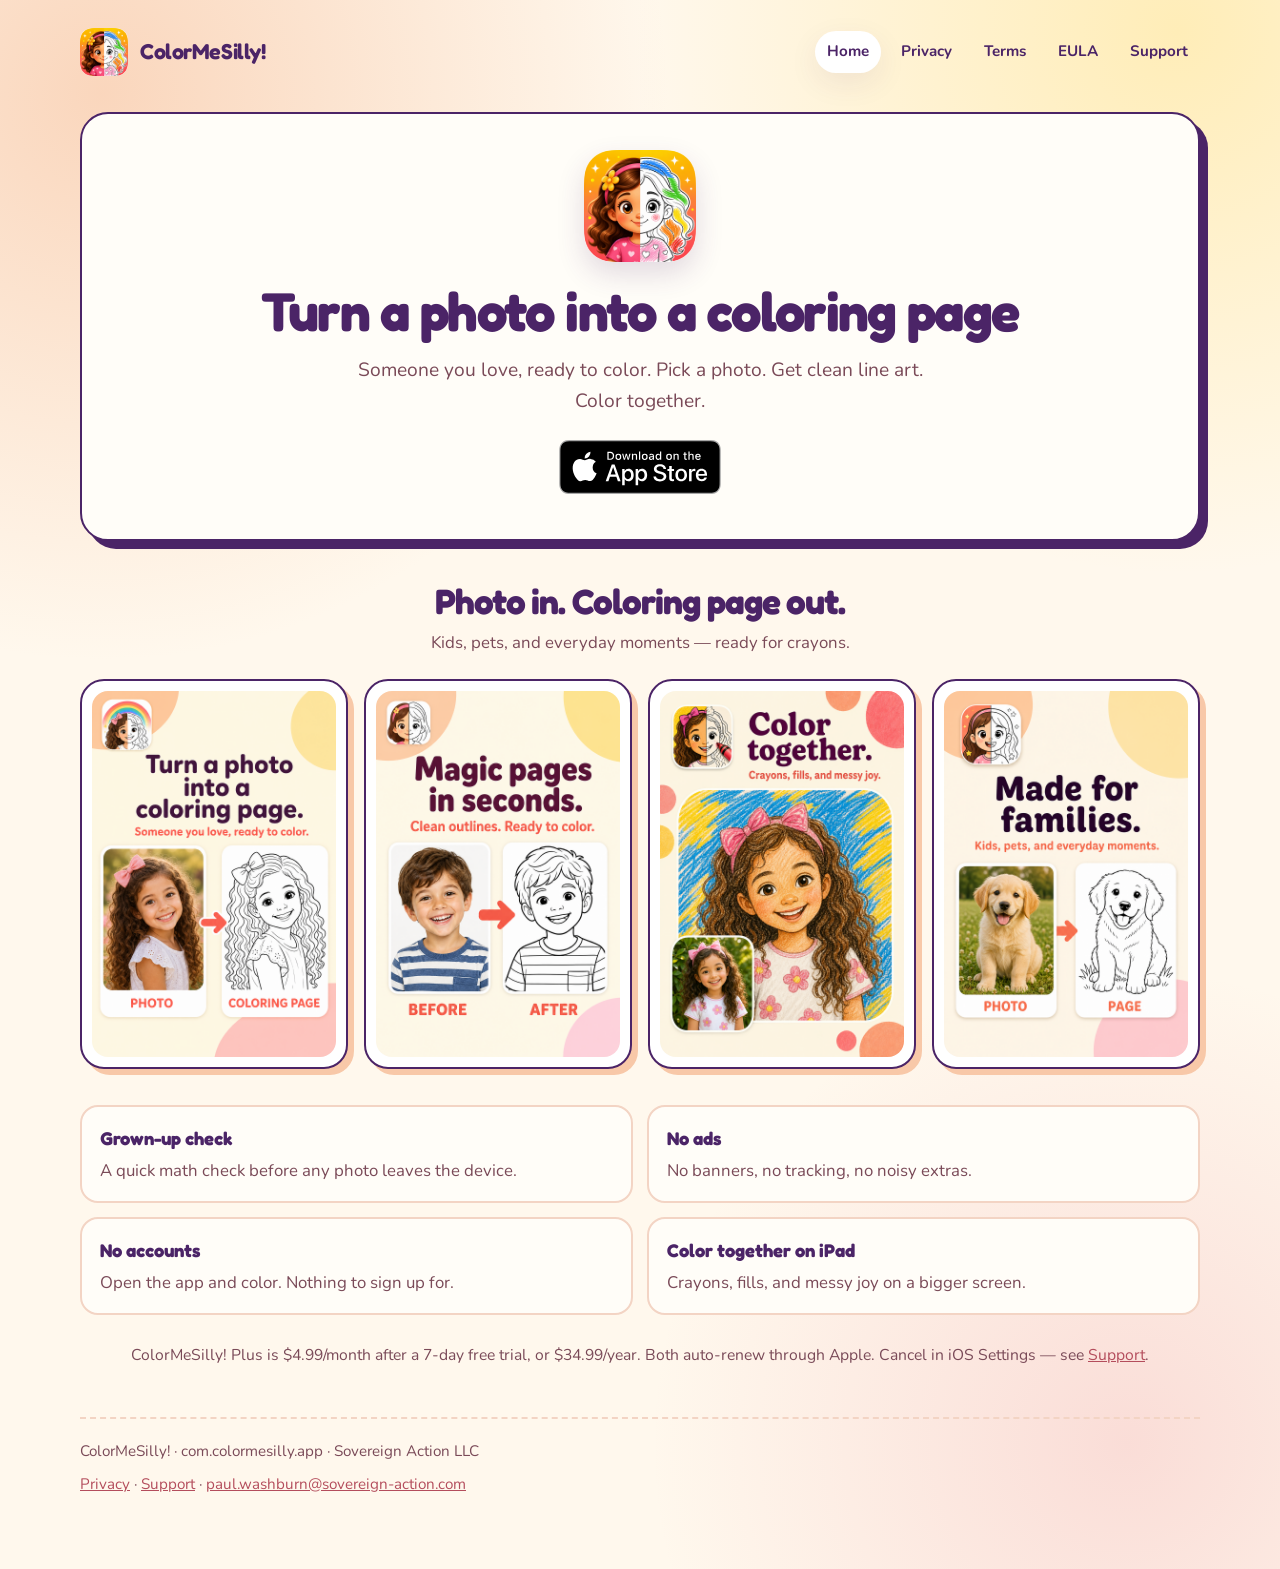
<file: index.html>
<!DOCTYPE html>
<html lang="en">
<head>
  <meta charset="utf-8">
  <meta name="viewport" content="width=device-width, initial-scale=1">
  <title>ColorMeSilly! — Turn a photo into a coloring page</title>
  <meta name="description" content="ColorMeSilly! turns a photo of someone you love into a coloring page. Cloud line art for families. By Sovereign Action LLC.">
  <link rel="icon" href="assets/cms-icon.png" type="image/png">
  <link rel="apple-touch-icon" href="assets/cms-icon.png">
  <meta property="og:title" content="ColorMeSilly!">
  <meta property="og:description" content="Turn a photo of someone you love into a coloring page.">
  <meta property="og:image" content="assets/cms-icon.png">
  <link rel="preconnect" href="https://fonts.googleapis.com">
  <link rel="preconnect" href="https://fonts.gstatic.com" crossorigin>
  <link href="https://fonts.googleapis.com/css2?family=Fredoka:wght@500;650&family=Nunito:wght@500;700;800&display=swap" rel="stylesheet">
  <link rel="stylesheet" href="styles.css">
</head>
<body class="home">
  <div class="wrap">
    <header>
      <a class="brand" href="index.html">
        <img class="mark" src="assets/cms-icon.png" width="48" height="48" alt="ColorMeSilly! app icon">
        <span class="brand-name">ColorMeSilly!</span>
      </a>
      <nav aria-label="Site">
        <a href="index.html" aria-current="page">Home</a>
        <a href="privacy.html">Privacy</a>
        <a href="terms.html">Terms</a>
        <a href="eula.html">EULA</a>
        <a href="support.html">Support</a>
      </nav>
    </header>

    <main>
      <section class="hero hero-home">
        <img class="hero-icon" src="assets/cms-icon.png" width="112" height="112" alt="ColorMeSilly! icon: a girl split between full color and a crayon coloring page">
        <h1>Turn a photo into a coloring page</h1>
        <p class="lede">Someone you love, ready to color. Pick a photo. Get clean line art. Color together.</p>
        <!-- APP_STORE_URL: https://apps.apple.com/app/id6761575089 — DO NOT MERGE until Publisher confirms Ready for Sale -->
        <p class="store-cta">
          <a class="app-store-badge" href="https://apps.apple.com/app/id6761575089">
            <img src="assets/download-on-the-app-store.svg" width="162" height="54" alt="Download on the App Store">
          </a>
        </p>
      </section>

      <section class="shots" aria-label="App Store screenshots">
        <h2 class="shots-title">Photo in. Coloring page out.</h2>
        <p class="shots-sub">Kids, pets, and everyday moments — ready for crayons.</p>
        <div class="shot-grid">
          <figure class="shot">
            <img src="assets/shot-photo-to-page.jpg" width="1242" height="2208" alt="Photo of a smiling girl with curly hair next to her black-and-white coloring page">
          </figure>
          <figure class="shot">
            <img src="assets/shot-before-after.jpg" width="1242" height="2208" alt="Before and after: a boy in a striped shirt turned into clean line art">
          </figure>
          <figure class="shot">
            <img src="assets/shot-color-together.jpg" width="1242" height="2208" alt="A crayon-colored page of a girl, with the original photo inset">
          </figure>
          <figure class="shot">
            <img src="assets/shot-dog.jpg" width="1242" height="2208" alt="Golden retriever puppy photo turned into a coloring page">
          </figure>
        </div>
      </section>

      <ul class="perks">
        <li>
          <strong>Grown-up check</strong>
          A quick math check before any photo leaves the device.
        </li>
        <li>
          <strong>No ads</strong>
          No banners, no tracking, no noisy extras.
        </li>
        <li>
          <strong>No accounts</strong>
          Open the app and color. Nothing to sign up for.
        </li>
        <li>
          <strong>Color together on iPad</strong>
          Crayons, fills, and messy joy on a bigger screen.
        </li>
      </ul>

      <p class="plus-note">ColorMeSilly! Plus is $4.99/month after a 7-day free trial, or $34.99/year. Both auto-renew through Apple. Cancel in iOS Settings — see <a href="support.html">Support</a>.</p>
    </main>

    <footer>
      <p>ColorMeSilly! · com.colormesilly.app · Sovereign Action LLC</p>
      <p><a href="privacy.html">Privacy</a> · <a href="support.html">Support</a> · <a href="mailto:paul.washburn@sovereign-action.com">paul.washburn@sovereign-action.com</a></p>
    </footer>
  </div>
</body>
</html>
</file>
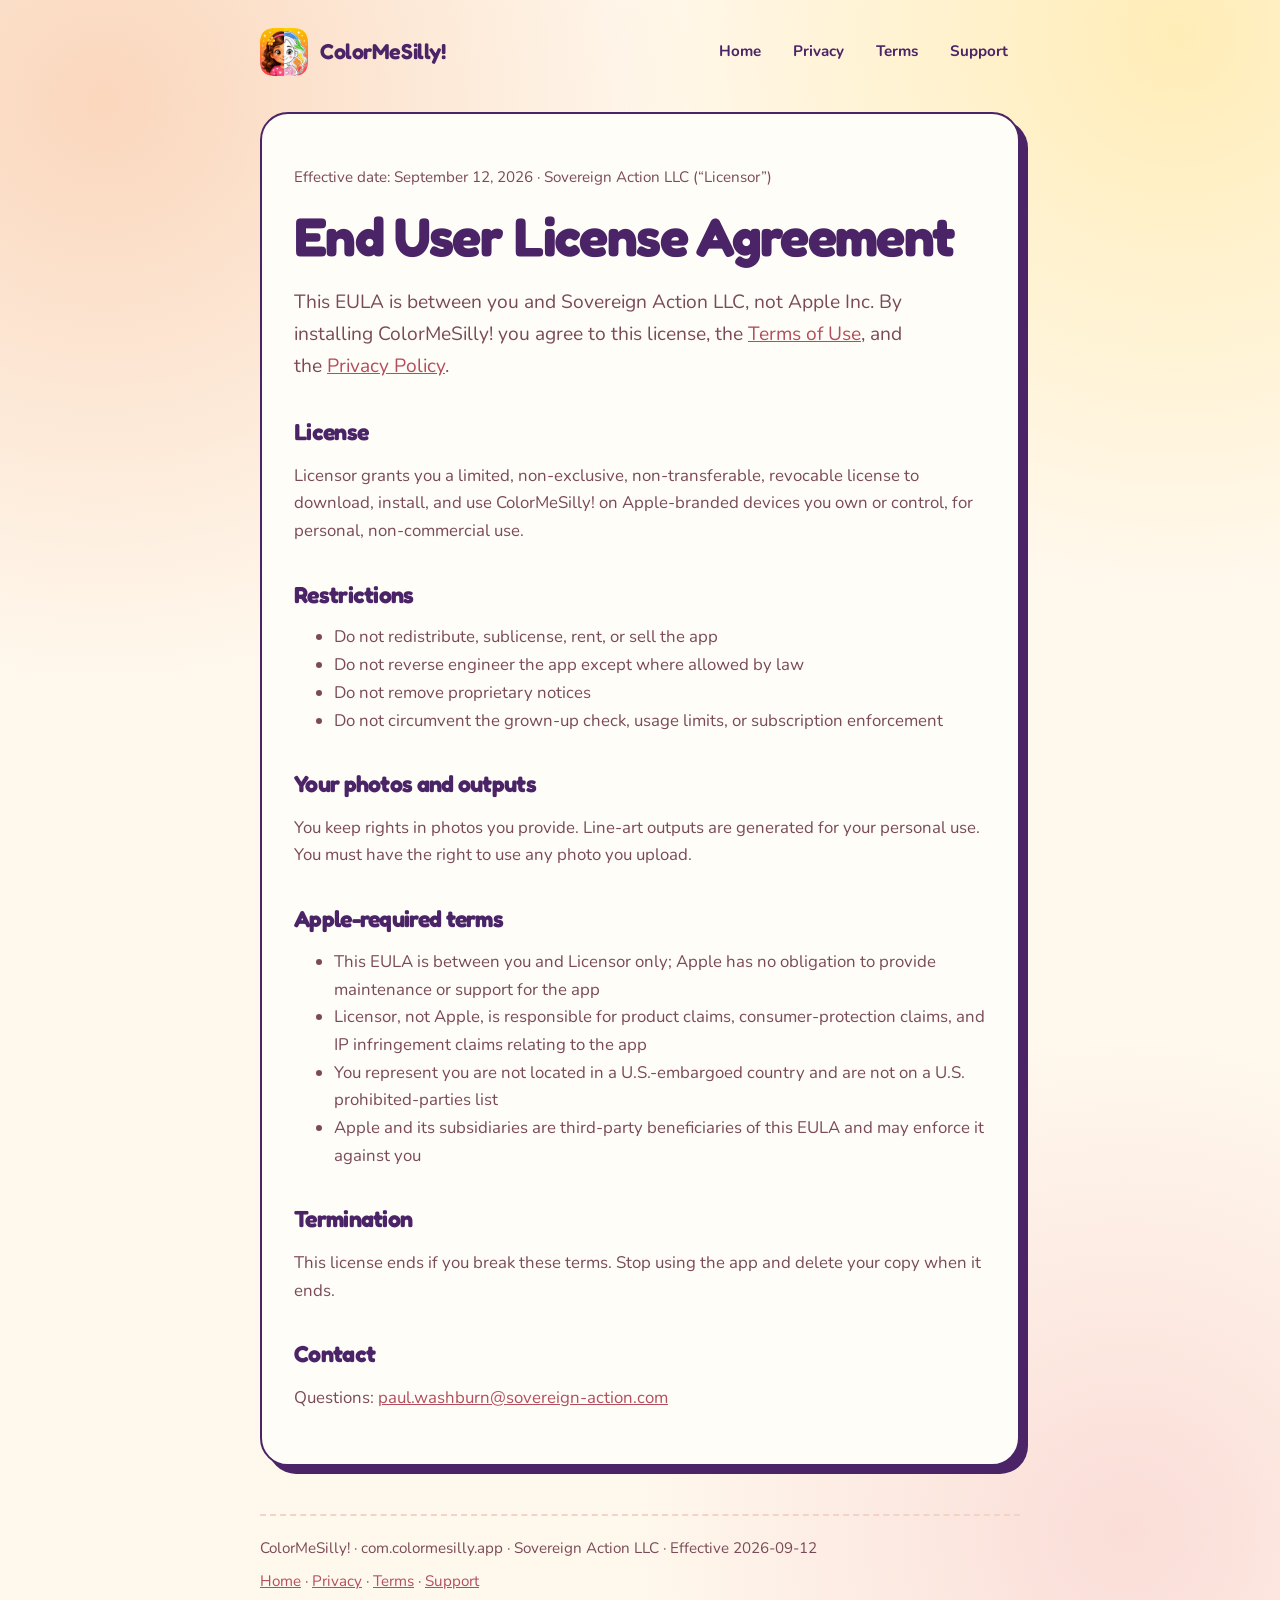
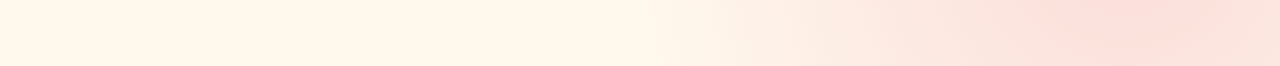
<file: eula.html>
<!DOCTYPE html>
<html lang="en">
<head>
  <meta charset="utf-8">
  <meta name="viewport" content="width=device-width, initial-scale=1">
  <title>EULA · ColorMeSilly!</title>
  <meta name="description" content="End User License Agreement for ColorMeSilly! by Sovereign Action LLC. Effective September 12, 2026.">
  <link rel="preconnect" href="https://fonts.googleapis.com">
  <link rel="preconnect" href="https://fonts.gstatic.com" crossorigin>
  <link href="https://fonts.googleapis.com/css2?family=Fredoka:wght@500;650&family=Nunito:wght@500;700;800&display=swap" rel="stylesheet">
  <link rel="icon" href="assets/cms-icon.png" type="image/png">
  <link rel="stylesheet" href="styles.css">
</head>
<body>
  <div class="wrap">
    <header>
      <a class="brand" href="index.html">
        <img class="mark" src="assets/cms-icon.png" width="48" height="48" alt="ColorMeSilly!">
        <span class="brand-name">ColorMeSilly!</span>
      </a>
      <nav aria-label="Site">
        <a href="index.html">Home</a>
        <a href="privacy.html">Privacy</a>
        <a href="terms.html">Terms</a>
        <a href="support.html">Support</a>
      </nav>
    </header>

    <main class="hero">
      <p class="meta">Effective date: September 12, 2026 · Sovereign Action LLC (“Licensor”)</p>
      <h1>End User License Agreement</h1>
      <p class="lede">This EULA is between you and Sovereign Action LLC, not Apple Inc. By installing ColorMeSilly! you agree to this license, the <a href="terms.html">Terms of Use</a>, and the <a href="privacy.html">Privacy Policy</a>.</p>

      <h2>License</h2>
      <p>Licensor grants you a limited, non-exclusive, non-transferable, revocable license to download, install, and use ColorMeSilly! on Apple-branded devices you own or control, for personal, non-commercial use.</p>

      <h2>Restrictions</h2>
      <ul>
        <li>Do not redistribute, sublicense, rent, or sell the app</li>
        <li>Do not reverse engineer the app except where allowed by law</li>
        <li>Do not remove proprietary notices</li>
        <li>Do not circumvent the grown-up check, usage limits, or subscription enforcement</li>
      </ul>

      <h2>Your photos and outputs</h2>
      <p>You keep rights in photos you provide. Line-art outputs are generated for your personal use. You must have the right to use any photo you upload.</p>

      <h2>Apple-required terms</h2>
      <ul>
        <li>This EULA is between you and Licensor only; Apple has no obligation to provide maintenance or support for the app</li>
        <li>Licensor, not Apple, is responsible for product claims, consumer-protection claims, and IP infringement claims relating to the app</li>
        <li>You represent you are not located in a U.S.-embargoed country and are not on a U.S. prohibited-parties list</li>
        <li>Apple and its subsidiaries are third-party beneficiaries of this EULA and may enforce it against you</li>
      </ul>

      <h2>Termination</h2>
      <p>This license ends if you break these terms. Stop using the app and delete your copy when it ends.</p>

      <h2>Contact</h2>
      <p>Questions: <a href="mailto:paul.washburn@sovereign-action.com">paul.washburn@sovereign-action.com</a></p>
    </main>

    <footer>
      <p>ColorMeSilly! · com.colormesilly.app · Sovereign Action LLC · Effective 2026-09-12</p>
      <p><a href="index.html">Home</a> · <a href="privacy.html">Privacy</a> · <a href="terms.html">Terms</a> · <a href="support.html">Support</a></p>
    </footer>
  </div>
</body>
</html>
</file>
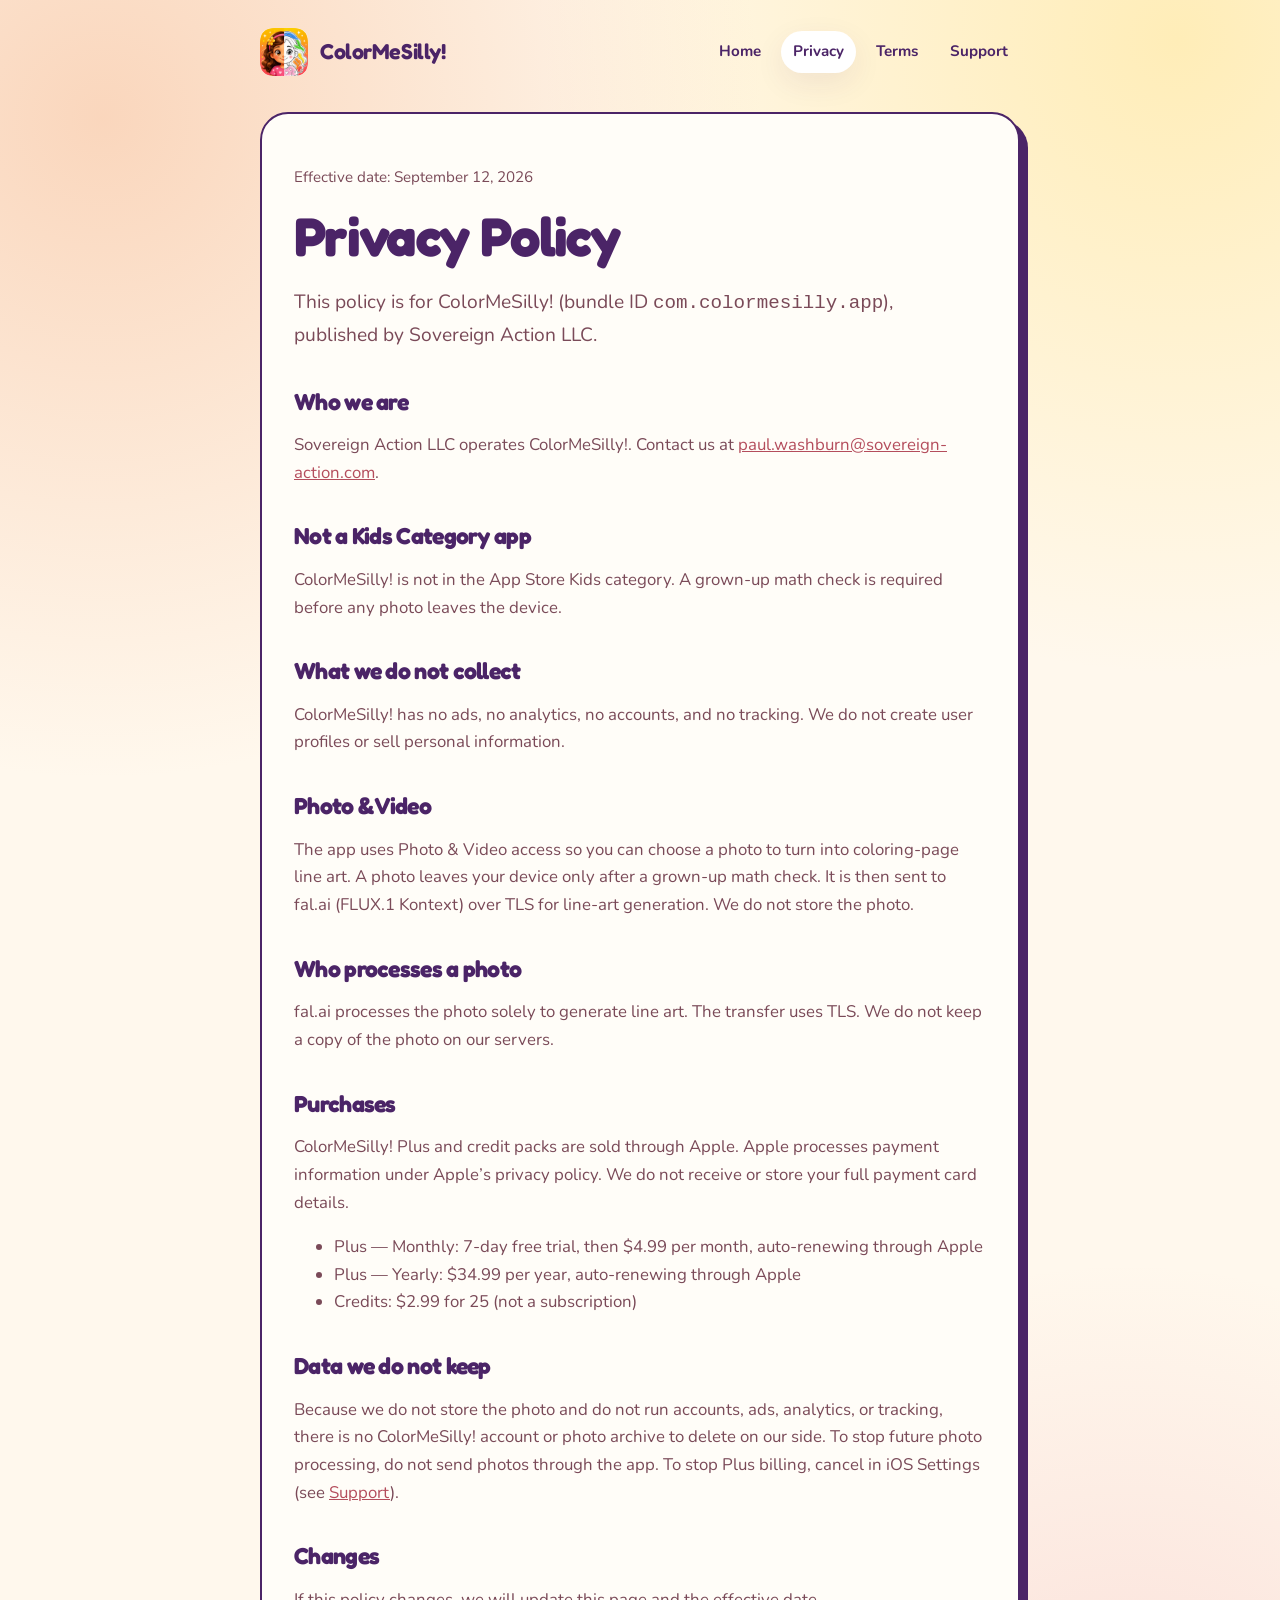
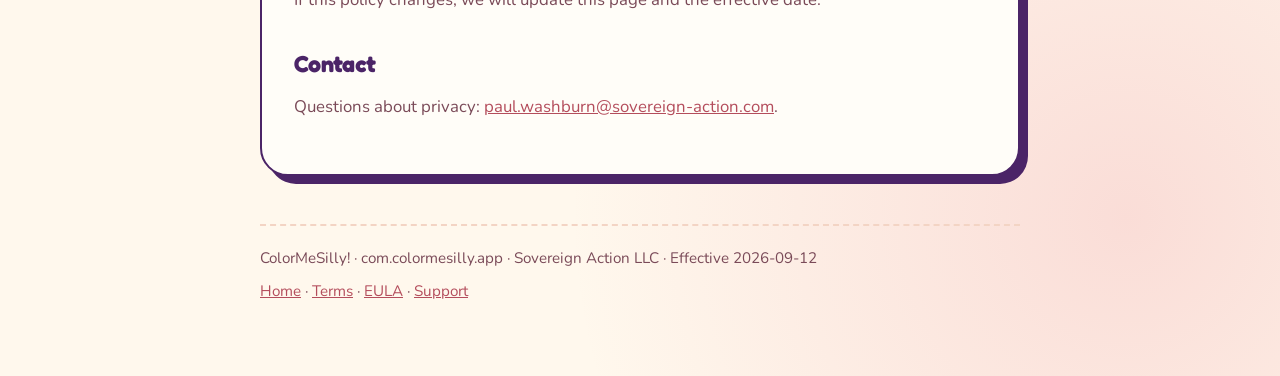
<file: privacy.html>
<!DOCTYPE html>
<html lang="en">
<head>
  <meta charset="utf-8">
  <meta name="viewport" content="width=device-width, initial-scale=1">
  <title>Privacy Policy · ColorMeSilly!</title>
  <meta name="description" content="Privacy Policy for ColorMeSilly! by Sovereign Action LLC. Effective September 12, 2026.">
  <link rel="preconnect" href="https://fonts.googleapis.com">
  <link rel="preconnect" href="https://fonts.gstatic.com" crossorigin>
  <link href="https://fonts.googleapis.com/css2?family=Fredoka:wght@500;650&family=Nunito:wght@500;700;800&display=swap" rel="stylesheet">
  <link rel="icon" href="assets/cms-icon.png" type="image/png">
  <link rel="stylesheet" href="styles.css">
</head>
<body>
  <div class="wrap">
    <header>
      <a class="brand" href="index.html">
        <img class="mark" src="assets/cms-icon.png" width="48" height="48" alt="ColorMeSilly!">
        <span class="brand-name">ColorMeSilly!</span>
      </a>
      <nav aria-label="Site">
        <a href="index.html">Home</a>
        <a href="privacy.html" aria-current="page">Privacy</a>
        <a href="terms.html">Terms</a>
        <a href="support.html">Support</a>
      </nav>
    </header>

    <main class="hero">
      <p class="meta">Effective date: September 12, 2026</p>
      <h1>Privacy Policy</h1>
      <p class="lede">This policy is for ColorMeSilly! (bundle ID <code>com.colormesilly.app</code>), published by Sovereign Action LLC.</p>

      <h2>Who we are</h2>
      <p>Sovereign Action LLC operates ColorMeSilly!. Contact us at <a href="mailto:paul.washburn@sovereign-action.com">paul.washburn@sovereign-action.com</a>.</p>

      <h2>Not a Kids Category app</h2>
      <p>ColorMeSilly! is not in the App Store Kids category. A grown-up math check is required before any photo leaves the device.</p>

      <h2>What we do not collect</h2>
      <p>ColorMeSilly! has no ads, no analytics, no accounts, and no tracking. We do not create user profiles or sell personal information.</p>

      <h2>Photo &amp; Video</h2>
      <p>The app uses Photo &amp; Video access so you can choose a photo to turn into coloring-page line art. A photo leaves your device only after a grown-up math check. It is then sent to fal.ai (FLUX.1 Kontext) over TLS for line-art generation. We do not store the photo.</p>

      <h2>Who processes a photo</h2>
      <p>fal.ai processes the photo solely to generate line art. The transfer uses TLS. We do not keep a copy of the photo on our servers.</p>

      <h2>Purchases</h2>
      <p>ColorMeSilly! Plus and credit packs are sold through Apple. Apple processes payment information under Apple’s privacy policy. We do not receive or store your full payment card details.</p>
      <ul>
        <li>Plus — Monthly: 7-day free trial, then $4.99 per month, auto-renewing through Apple</li>
        <li>Plus — Yearly: $34.99 per year, auto-renewing through Apple</li>
        <li>Credits: $2.99 for 25 (not a subscription)</li>
      </ul>

      <h2>Data we do not keep</h2>
      <p>Because we do not store the photo and do not run accounts, ads, analytics, or tracking, there is no ColorMeSilly! account or photo archive to delete on our side. To stop future photo processing, do not send photos through the app. To stop Plus billing, cancel in iOS Settings (see <a href="support.html">Support</a>).</p>

      <h2>Changes</h2>
      <p>If this policy changes, we will update this page and the effective date.</p>

      <h2>Contact</h2>
      <p>Questions about privacy: <a href="mailto:paul.washburn@sovereign-action.com">paul.washburn@sovereign-action.com</a>.</p>
    </main>

    <footer>
      <p>ColorMeSilly! · com.colormesilly.app · Sovereign Action LLC · Effective 2026-09-12</p>
      <p><a href="index.html">Home</a> · <a href="terms.html">Terms</a> · <a href="eula.html">EULA</a> · <a href="support.html">Support</a></p>
    </footer>
  </div>
</body>
</html>
</file>
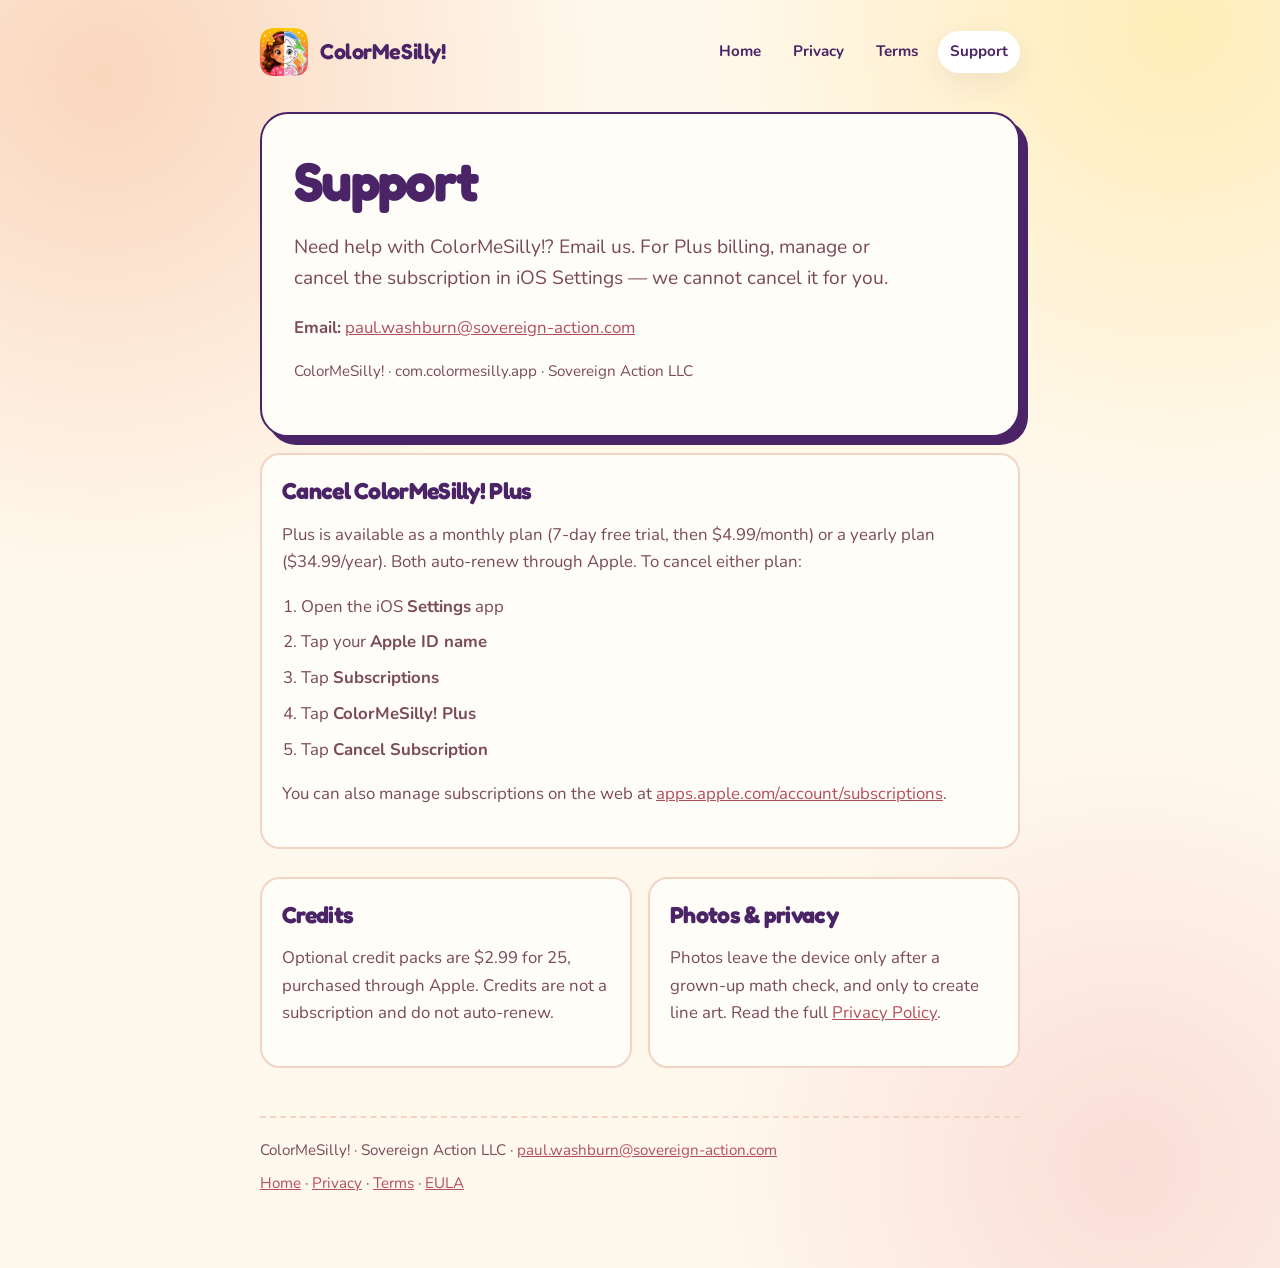
<file: support.html>
<!DOCTYPE html>
<html lang="en">
<head>
  <meta charset="utf-8">
  <meta name="viewport" content="width=device-width, initial-scale=1">
  <title>Support · ColorMeSilly!</title>
  <meta name="description" content="Support and subscription help for ColorMeSilly! by Sovereign Action LLC.">
  <link rel="preconnect" href="https://fonts.googleapis.com">
  <link rel="preconnect" href="https://fonts.gstatic.com" crossorigin>
  <link href="https://fonts.googleapis.com/css2?family=Fredoka:wght@500;650&family=Nunito:wght@500;700;800&display=swap" rel="stylesheet">
  <link rel="icon" href="assets/cms-icon.png" type="image/png">
  <link rel="stylesheet" href="styles.css">
</head>
<body>
  <div class="wrap">
    <header>
      <a class="brand" href="index.html">
        <img class="mark" src="assets/cms-icon.png" width="48" height="48" alt="ColorMeSilly!">
        <span class="brand-name">ColorMeSilly!</span>
      </a>
      <nav aria-label="Site">
        <a href="index.html">Home</a>
        <a href="privacy.html">Privacy</a>
        <a href="terms.html">Terms</a>
        <a href="support.html" aria-current="page">Support</a>
      </nav>
    </header>

    <main>
      <section class="hero">
        <h1>Support</h1>
        <p class="lede">Need help with ColorMeSilly!? Email us. For Plus billing, manage or cancel the subscription in iOS Settings — we cannot cancel it for you.</p>
        <p><strong>Email:</strong> <a href="mailto:paul.washburn@sovereign-action.com">paul.washburn@sovereign-action.com</a></p>
        <p class="meta">ColorMeSilly! · com.colormesilly.app · Sovereign Action LLC</p>
      </section>

      <section class="card" style="margin-top:16px">
        <h2>Cancel ColorMeSilly! Plus</h2>
        <p>Plus is available as a monthly plan (7-day free trial, then $4.99/month) or a yearly plan ($34.99/year). Both auto-renew through Apple. To cancel either plan:</p>
        <ol class="steps">
          <li>Open the iOS <strong>Settings</strong> app</li>
          <li>Tap your <strong>Apple ID name</strong></li>
          <li>Tap <strong>Subscriptions</strong></li>
          <li>Tap <strong>ColorMeSilly! Plus</strong></li>
          <li>Tap <strong>Cancel Subscription</strong></li>
        </ol>
        <p>You can also manage subscriptions on the web at <a href="https://apps.apple.com/account/subscriptions">apps.apple.com/account/subscriptions</a>.</p>
      </section>

      <div class="card-grid">
        <article class="card">
          <h2>Credits</h2>
          <p>Optional credit packs are $2.99 for 25, purchased through Apple. Credits are not a subscription and do not auto-renew.</p>
        </article>
        <article class="card">
          <h2>Photos &amp; privacy</h2>
          <p>Photos leave the device only after a grown-up math check, and only to create line art. Read the full <a href="privacy.html">Privacy Policy</a>.</p>
        </article>
      </div>
    </main>

    <footer>
      <p>ColorMeSilly! · Sovereign Action LLC · <a href="mailto:paul.washburn@sovereign-action.com">paul.washburn@sovereign-action.com</a></p>
      <p><a href="index.html">Home</a> · <a href="privacy.html">Privacy</a> · <a href="terms.html">Terms</a> · <a href="eula.html">EULA</a></p>
    </footer>
  </div>
</body>
</html>
</file>
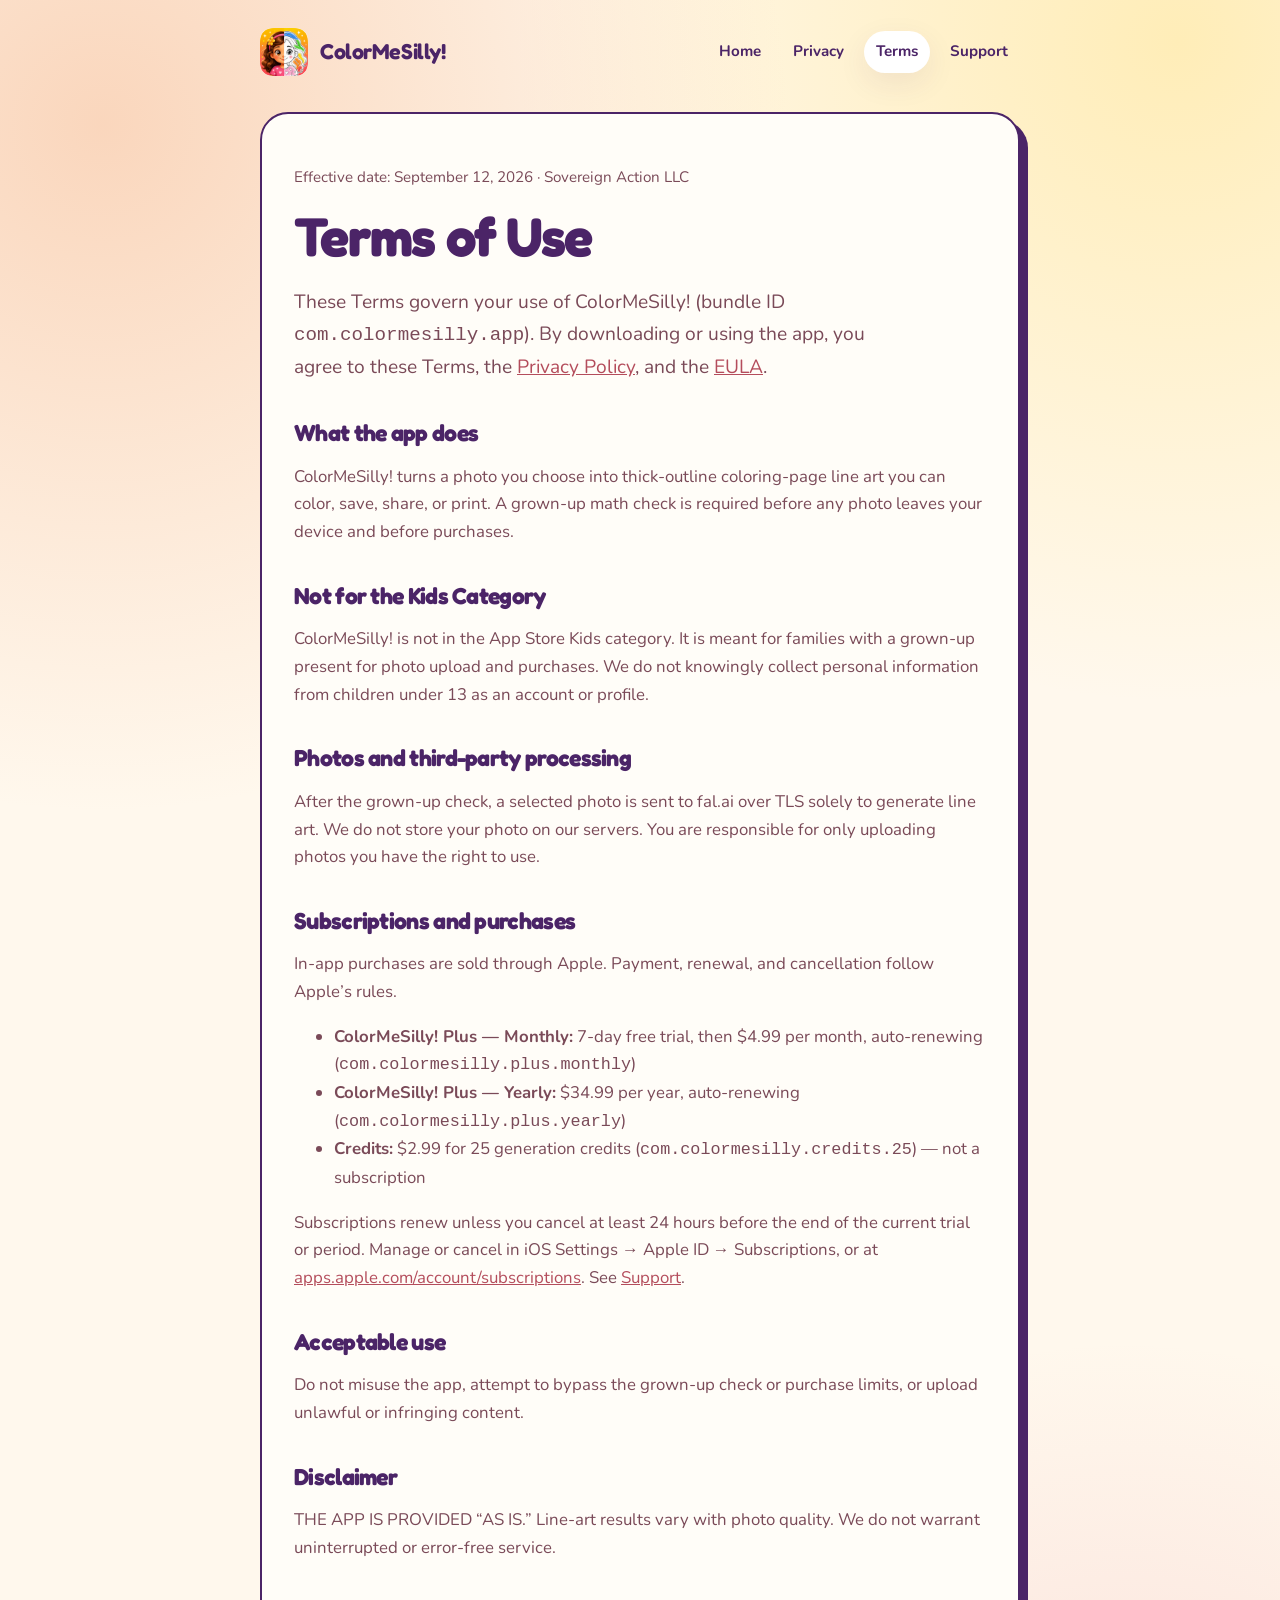
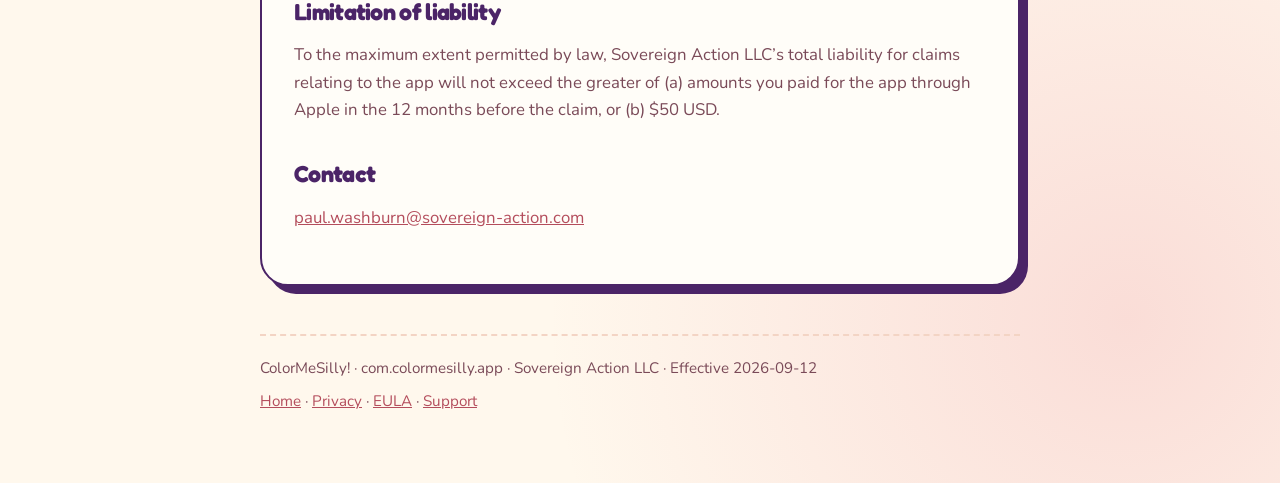
<file: terms.html>
<!DOCTYPE html>
<html lang="en">
<head>
  <meta charset="utf-8">
  <meta name="viewport" content="width=device-width, initial-scale=1">
  <title>Terms of Use · ColorMeSilly!</title>
  <meta name="description" content="Terms of Use for ColorMeSilly! by Sovereign Action LLC. Effective September 12, 2026.">
  <link rel="preconnect" href="https://fonts.googleapis.com">
  <link rel="preconnect" href="https://fonts.gstatic.com" crossorigin>
  <link href="https://fonts.googleapis.com/css2?family=Fredoka:wght@500;650&family=Nunito:wght@500;700;800&display=swap" rel="stylesheet">
  <link rel="icon" href="assets/cms-icon.png" type="image/png">
  <link rel="stylesheet" href="styles.css">
</head>
<body>
  <div class="wrap">
    <header>
      <a class="brand" href="index.html">
        <img class="mark" src="assets/cms-icon.png" width="48" height="48" alt="ColorMeSilly!">
        <span class="brand-name">ColorMeSilly!</span>
      </a>
      <nav aria-label="Site">
        <a href="index.html">Home</a>
        <a href="privacy.html">Privacy</a>
        <a href="terms.html" aria-current="page">Terms</a>
        <a href="support.html">Support</a>
      </nav>
    </header>

    <main class="hero">
      <p class="meta">Effective date: September 12, 2026 · Sovereign Action LLC</p>
      <h1>Terms of Use</h1>
      <p class="lede">These Terms govern your use of ColorMeSilly! (bundle ID <code>com.colormesilly.app</code>). By downloading or using the app, you agree to these Terms, the <a href="privacy.html">Privacy Policy</a>, and the <a href="eula.html">EULA</a>.</p>

      <h2>What the app does</h2>
      <p>ColorMeSilly! turns a photo you choose into thick-outline coloring-page line art you can color, save, share, or print. A grown-up math check is required before any photo leaves your device and before purchases.</p>

      <h2>Not for the Kids Category</h2>
      <p>ColorMeSilly! is not in the App Store Kids category. It is meant for families with a grown-up present for photo upload and purchases. We do not knowingly collect personal information from children under 13 as an account or profile.</p>

      <h2>Photos and third-party processing</h2>
      <p>After the grown-up check, a selected photo is sent to fal.ai over TLS solely to generate line art. We do not store your photo on our servers. You are responsible for only uploading photos you have the right to use.</p>

      <h2>Subscriptions and purchases</h2>
      <p>In-app purchases are sold through Apple. Payment, renewal, and cancellation follow Apple’s rules.</p>
      <ul>
        <li><strong>ColorMeSilly! Plus — Monthly:</strong> 7-day free trial, then $4.99 per month, auto-renewing (<code>com.colormesilly.plus.monthly</code>)</li>
        <li><strong>ColorMeSilly! Plus — Yearly:</strong> $34.99 per year, auto-renewing (<code>com.colormesilly.plus.yearly</code>)</li>
        <li><strong>Credits:</strong> $2.99 for 25 generation credits (<code>com.colormesilly.credits.25</code>) — not a subscription</li>
      </ul>
      <p>Subscriptions renew unless you cancel at least 24 hours before the end of the current trial or period. Manage or cancel in iOS Settings → Apple ID → Subscriptions, or at <a href="https://apps.apple.com/account/subscriptions">apps.apple.com/account/subscriptions</a>. See <a href="support.html">Support</a>.</p>

      <h2>Acceptable use</h2>
      <p>Do not misuse the app, attempt to bypass the grown-up check or purchase limits, or upload unlawful or infringing content.</p>

      <h2>Disclaimer</h2>
      <p>THE APP IS PROVIDED “AS IS.” Line-art results vary with photo quality. We do not warrant uninterrupted or error-free service.</p>

      <h2>Limitation of liability</h2>
      <p>To the maximum extent permitted by law, Sovereign Action LLC’s total liability for claims relating to the app will not exceed the greater of (a) amounts you paid for the app through Apple in the 12 months before the claim, or (b) $50 USD.</p>

      <h2>Contact</h2>
      <p><a href="mailto:paul.washburn@sovereign-action.com">paul.washburn@sovereign-action.com</a></p>
    </main>

    <footer>
      <p>ColorMeSilly! · com.colormesilly.app · Sovereign Action LLC · Effective 2026-09-12</p>
      <p><a href="index.html">Home</a> · <a href="privacy.html">Privacy</a> · <a href="eula.html">EULA</a> · <a href="support.html">Support</a></p>
    </footer>
  </div>
</body>
</html>
</file>
<file: styles.css>
:root {
  --paper: #fff8ed;
  --card: #fffdf8;
  --ink: #4b2467;
  --muted: #7a4a58;
  --line: #f3d4c4;
  --coral: #e97d8a;
  --peach: #f8c8a8;
  --cream: #fff9e5;
  --plum: #4b2467;
  --shadow: 0 10px 30px rgba(75, 36, 103, 0.08);
}

* {
  box-sizing: border-box;
}

html {
  scroll-behavior: smooth;
}

body {
  margin: 0;
  min-height: 100vh;
  color: var(--ink);
  font-family: "Nunito", "Avenir Next", "Segoe UI", sans-serif;
  line-height: 1.65;
  background:
    radial-gradient(circle at 8% 6%, rgba(248, 200, 168, 0.7), transparent 30%),
    radial-gradient(circle at 92% 2%, rgba(255, 228, 140, 0.55), transparent 28%),
    radial-gradient(circle at 88% 92%, rgba(233, 125, 138, 0.22), transparent 26%),
    var(--paper);
}

a {
  color: #b44d5c;
}

a:hover {
  color: var(--plum);
}

.wrap {
  width: min(760px, calc(100% - 32px));
  margin: 0 auto;
  padding: 28px 0 64px;
}

body.home .wrap {
  width: min(1120px, calc(100% - 28px));
}

header {
  display: flex;
  align-items: center;
  justify-content: space-between;
  gap: 16px;
  margin-bottom: 36px;
}

.brand {
  display: flex;
  align-items: center;
  gap: 12px;
  color: inherit;
  text-decoration: none;
}

.mark {
  width: 48px;
  height: 48px;
  flex: none;
  border-radius: 12px;
  display: block;
}

.brand-name {
  font-family: "Fredoka", "Nunito", sans-serif;
  font-weight: 650;
  font-size: 1.35rem;
  letter-spacing: -0.02em;
  color: var(--plum);
}

nav {
  display: flex;
  gap: 8px;
  flex-wrap: wrap;
}

nav a {
  text-decoration: none;
  color: var(--ink);
  font-weight: 700;
  font-size: 0.95rem;
  padding: 8px 12px;
  border-radius: 999px;
}

nav a:hover,
nav a[aria-current="page"] {
  background: #fff;
  box-shadow: var(--shadow);
}

h1,
h2 {
  font-family: "Fredoka", "Nunito", sans-serif;
  letter-spacing: -0.03em;
  line-height: 1.15;
  color: var(--plum);
}

h1 {
  font-size: clamp(2.1rem, 6vw, 3.4rem);
  margin: 0 0 12px;
}

h2 {
  font-size: 1.45rem;
  margin: 36px 0 10px;
}

p,
li {
  color: var(--muted);
  font-size: 1.05rem;
}

.lede {
  font-size: 1.2rem;
  max-width: 38rem;
}

.hero {
  background: var(--card);
  border: 2px solid var(--plum);
  border-radius: 28px;
  padding: 36px 32px;
  box-shadow: 8px 8px 0 var(--plum);
}

.hero-home {
  text-align: center;
  display: flex;
  flex-direction: column;
  align-items: center;
}

.hero-home .lede {
  margin: 0 auto;
}

.hero-icon {
  width: 112px;
  height: 112px;
  border-radius: 28px;
  margin-bottom: 18px;
  box-shadow: 0 12px 28px rgba(75, 36, 103, 0.16);
}

.store-cta {
  margin: 22px 0 0;
}

.app-store-badge {
  display: inline-block;
  line-height: 0;
}

.app-store-badge img {
  display: block;
  width: 162px;
  height: 54px;
}

.app-store-badge:hover {
  opacity: 0.92;
}

.shots {
  margin-top: 40px;
  text-align: center;
}

.shots-title {
  margin: 0 0 8px;
  font-size: clamp(1.6rem, 4vw, 2.2rem);
}

.shots-sub {
  margin: 0 0 22px;
}

.shot-grid {
  display: grid;
  grid-template-columns: repeat(2, minmax(0, 1fr));
  gap: 16px;
}

.shot {
  margin: 0;
  background: #fff;
  border: 2px solid var(--plum);
  border-radius: 24px;
  padding: 10px;
  box-shadow: 6px 6px 0 var(--peach);
}

.shot img {
  display: block;
  width: 100%;
  height: auto;
  border-radius: 16px;
}

.perks {
  display: grid;
  gap: 14px;
  margin: 36px 0 0;
  padding: 0;
  list-style: none;
}

.perks li {
  background: var(--card);
  border: 2px solid var(--line);
  border-radius: 18px;
  padding: 16px 18px;
}

.perks strong {
  display: block;
  color: var(--plum);
  font-family: "Fredoka", "Nunito", sans-serif;
  font-size: 1.15rem;
  margin-bottom: 4px;
}

.plus-note {
  margin: 28px 0 0;
  text-align: center;
  font-size: 0.98rem;
}

.chips {
  display: flex;
  flex-wrap: wrap;
  gap: 8px;
  margin: 22px 0 0;
  padding: 0;
  list-style: none;
}

.chips li {
  color: var(--ink);
  font-size: 0.92rem;
  font-weight: 800;
  background: #fff;
  border: 2px solid var(--ink);
  border-radius: 999px;
  padding: 6px 12px;
}

.coral { background: #ffd7d1; }
.gold { background: #ffe8a3; }
.sky { background: #f8c8a8; }
.mint { background: #fff1c9; }
.violet { background: #f3d4e8; }

.card-grid {
  display: grid;
  gap: 16px;
  margin-top: 28px;
}

@media (min-width: 640px) {
  .card-grid {
    grid-template-columns: 1fr 1fr;
  }

  .perks {
    grid-template-columns: 1fr 1fr;
  }
}

@media (min-width: 900px) {
  .shot-grid {
    grid-template-columns: repeat(4, minmax(0, 1fr));
  }
}

.card {
  background: var(--card);
  border: 2px solid var(--line);
  border-radius: 20px;
  padding: 22px 20px;
}

.card h2 {
  margin-top: 0;
}

.price {
  font-family: "Fredoka", sans-serif;
  font-size: 1.8rem;
  color: var(--ink);
  margin: 0 0 8px;
}

.cta-row {
  display: flex;
  flex-wrap: wrap;
  gap: 12px;
  margin-top: 24px;
}

.btn {
  display: inline-block;
  text-decoration: none;
  font-weight: 800;
  border-radius: 999px;
  padding: 12px 18px;
  border: 2px solid var(--ink);
}

.btn-primary {
  color: #fff;
  background: var(--coral);
}

.btn-primary:hover {
  color: #fff;
  background: #d46674;
}

.btn-ghost {
  color: var(--ink);
  background: #fff;
}

.steps {
  margin: 0;
  padding-left: 1.2rem;
}

.steps li + li {
  margin-top: 8px;
}

.meta {
  font-size: 0.95rem;
}

footer {
  margin-top: 48px;
  padding-top: 20px;
  border-top: 2px dashed var(--line);
  color: var(--muted);
  font-size: 0.95rem;
}

footer p {
  margin: 0 0 8px;
  font-size: 0.95rem;
}

@media (max-width: 600px) {
  header {
    flex-direction: column;
    align-items: flex-start;
  }

  .hero,
  .card {
    padding: 22px 18px;
  }

  .hero {
    box-shadow: 5px 5px 0 var(--plum);
  }

  .shot-grid {
    grid-template-columns: 1fr 1fr;
    gap: 10px;
  }

  .shot {
    padding: 6px;
    box-shadow: 4px 4px 0 var(--peach);
  }
}
</file>
